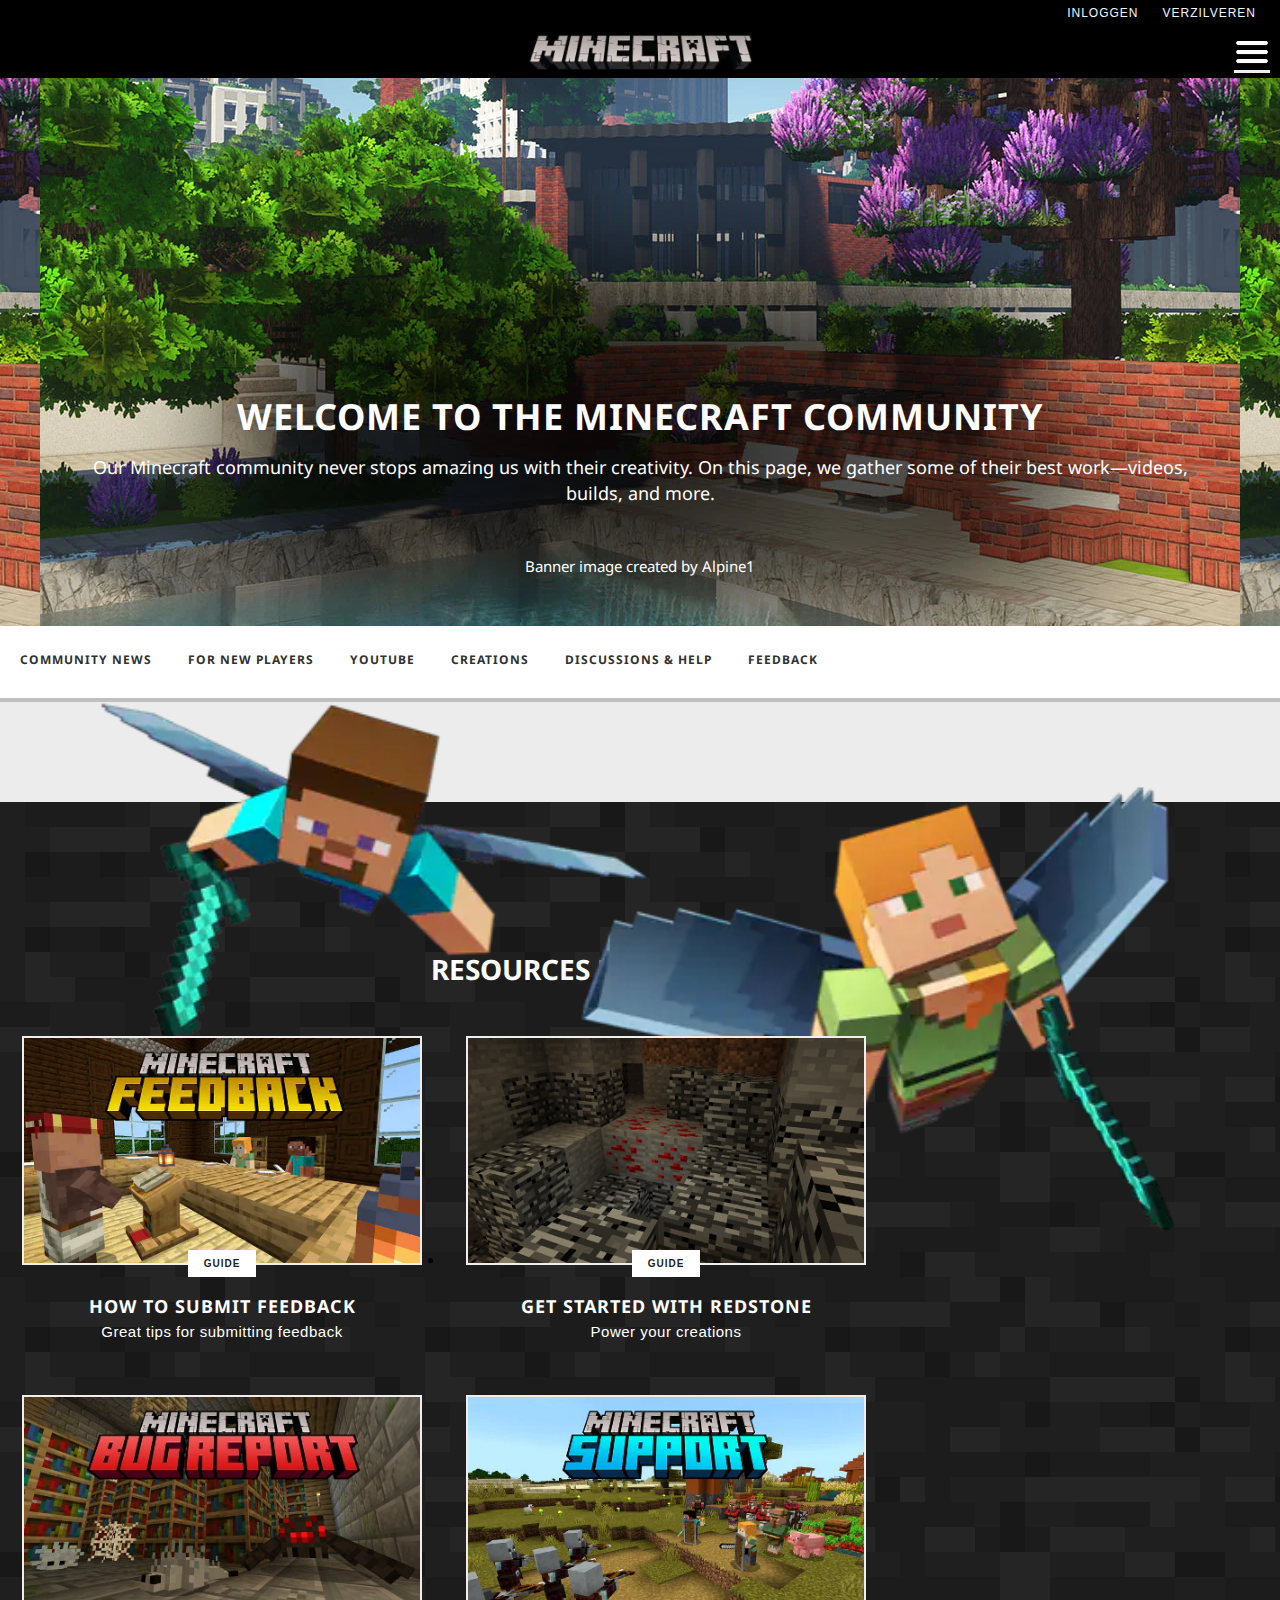
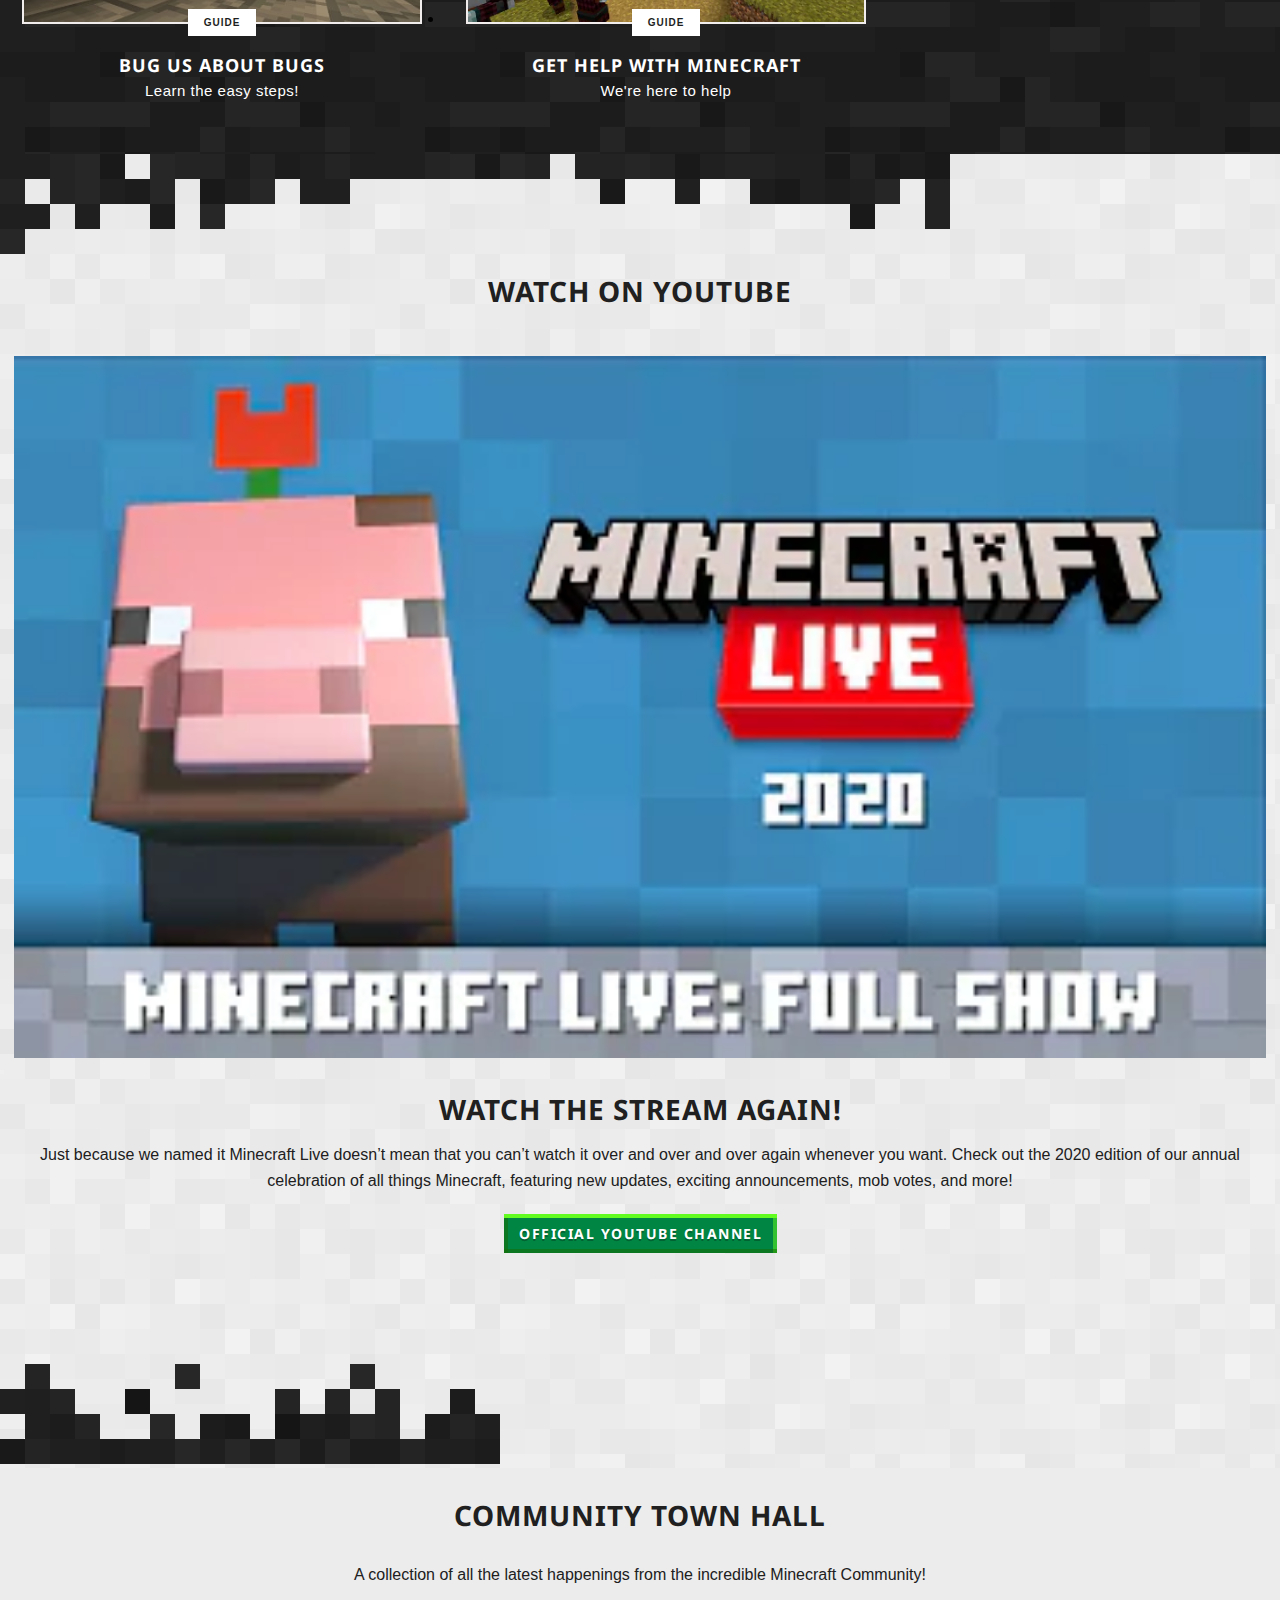
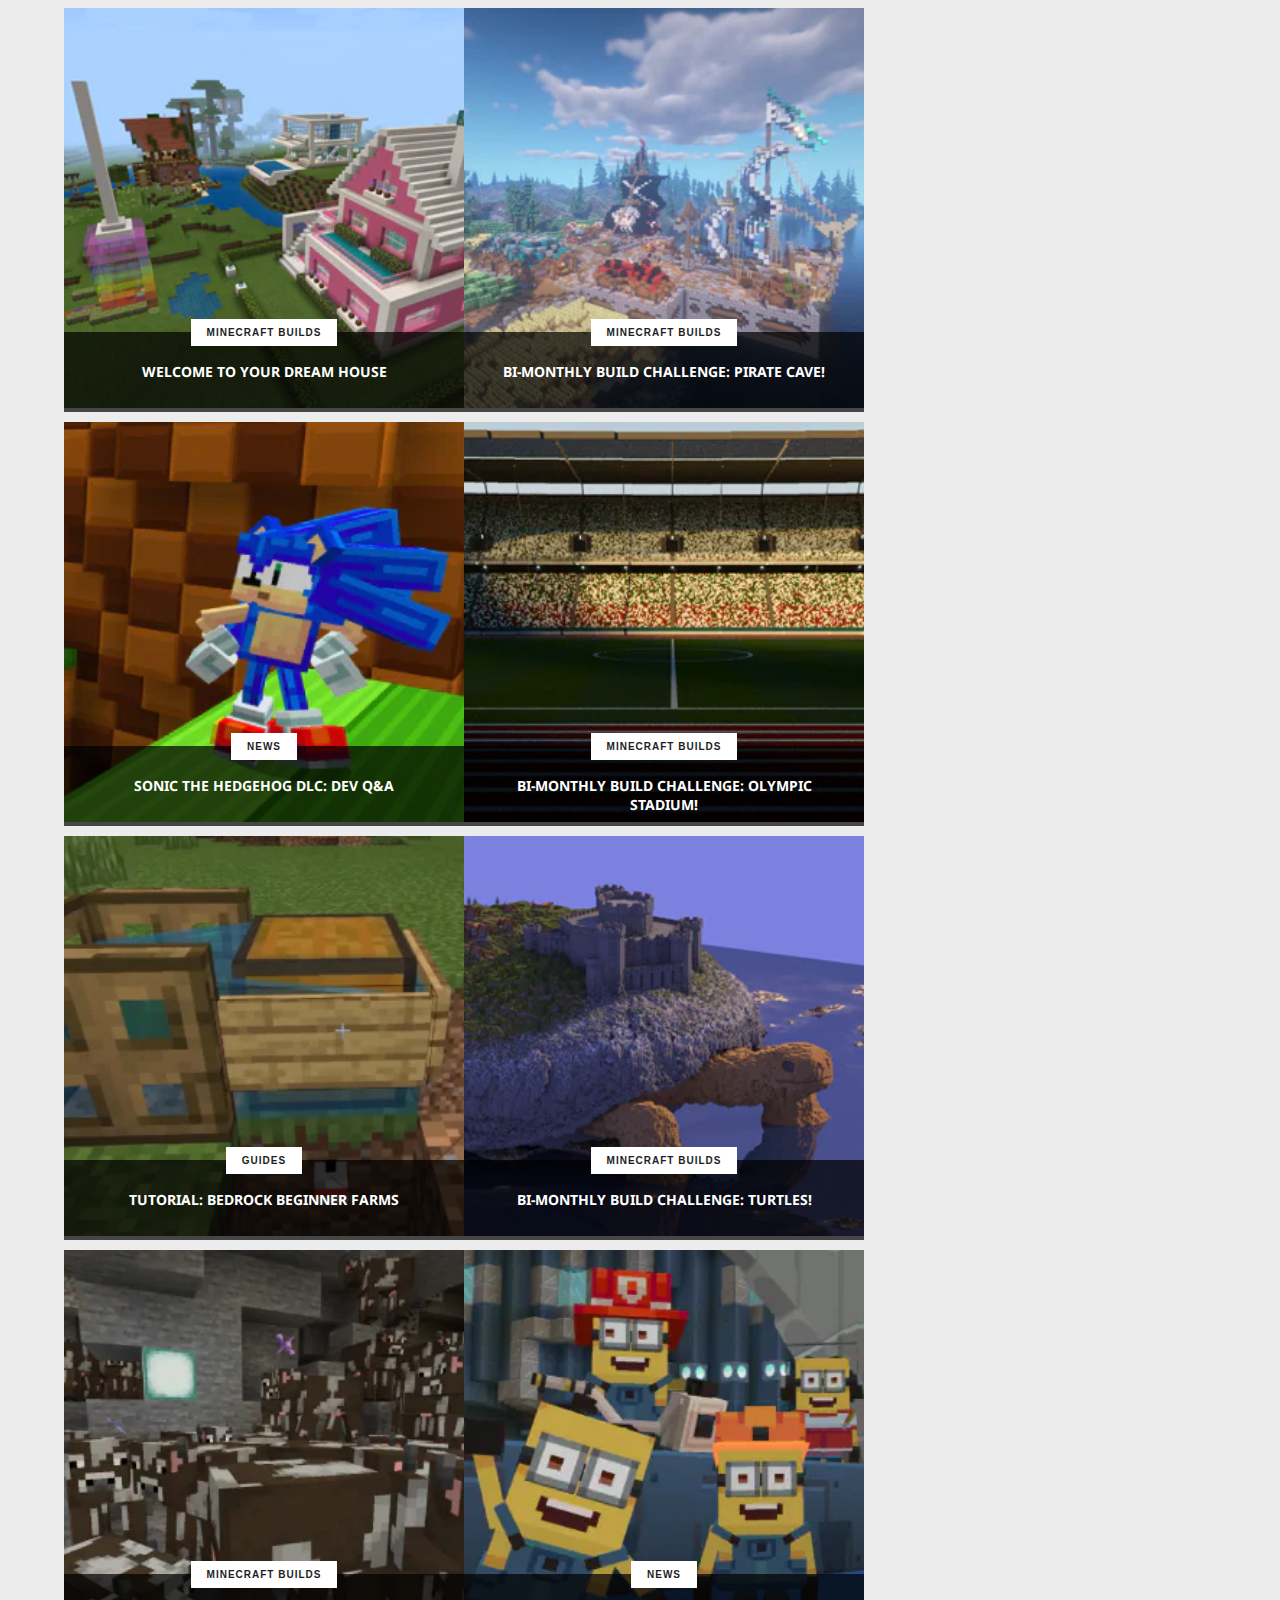
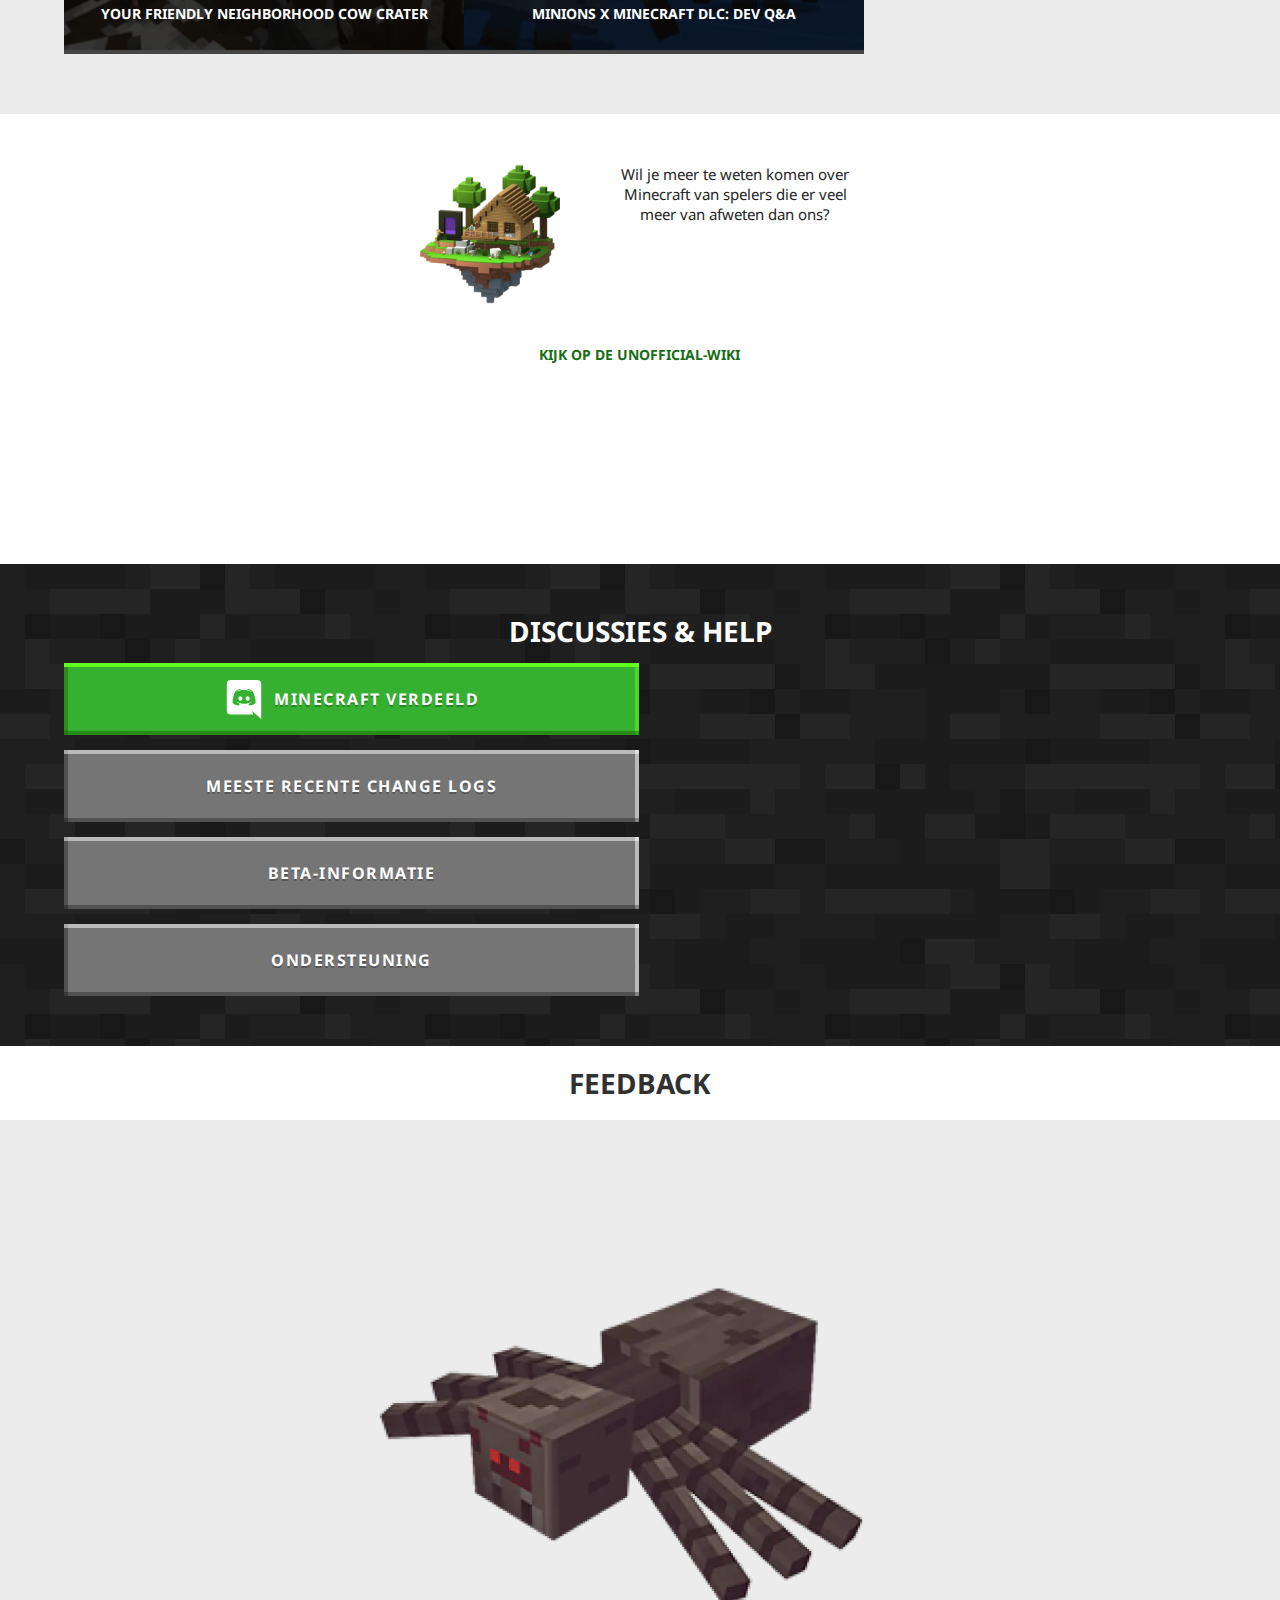
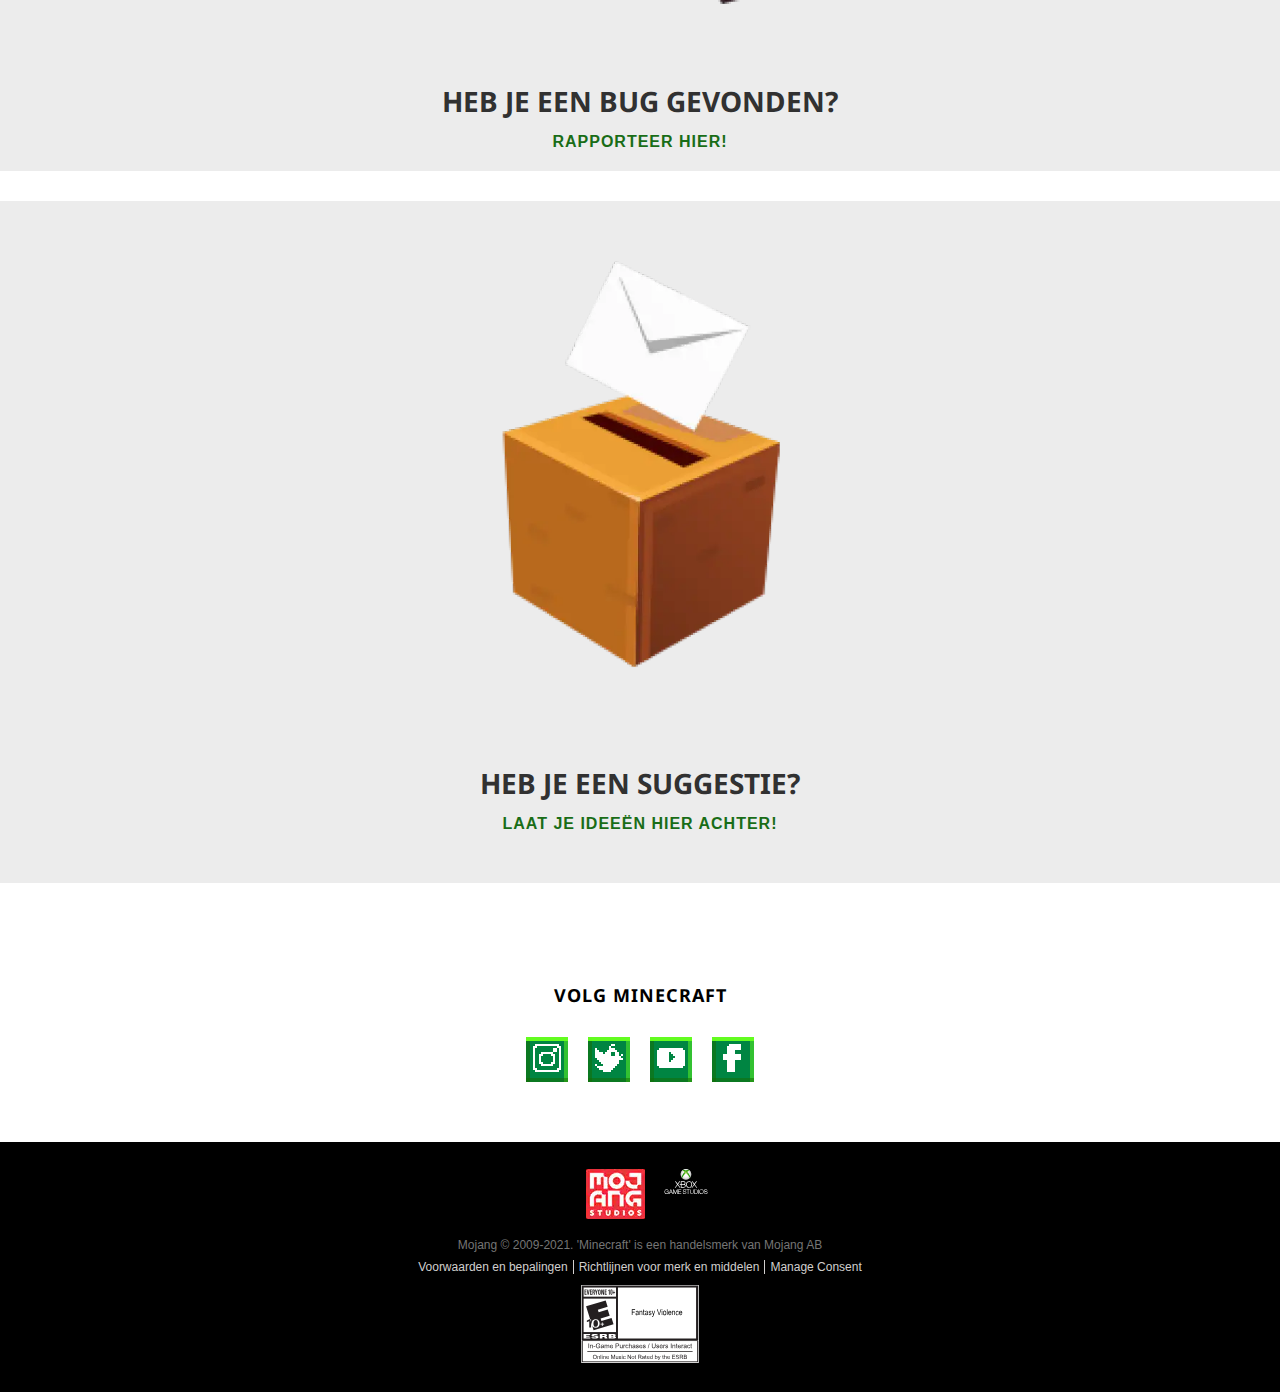
<file: index.html>
<!doctype html>
<html lang="nl">
	
<head>
	<meta charset="UTF-8">
	<meta name="author" content="Gilad Wrona">
	<meta name="viewport" content="width=device-width, initial-scale=1">
	
	<title>Community | Minecraft</title>
	
	<link href="styles/style.css" rel="stylesheet">
	<link rel="icon" type="image/png" href="images/favicon.png">
	<link rel="preconnect" href="https://fonts.googleapis.com">
	<link rel="preconnect" href="https://fonts.gstatic.com" crossorigin>
	<link href="https://fonts.googleapis.com/css2?family=Noto+Sans:wght@400;700&display=swap" rel="stylesheet">
</head>

<body id="community">
	<section>
		<ul>
			<li><a href="">INLOGGEN</a></li>
			<li><a href="">VERZILVEREN</a></li>
		</ul>
	</section>
	<section>
		<nav>
			<div></div>
			<img src="images/logo.jpg" alt="MINECRAFT">
			<button><img src="images/hamburgermenu.png" alt="hamburgermenu"></button>
			<ul>
				<li><a href="../basiswebsite/home.html"><img src="images/menu-buy.jpg" alt="dirtblock">Games</a></li>
				<li><a href=""><img src="images/menu-comm.svg" alt="Steve and Alex">Community</a></li>
				<li><a href=""><img src="images/menu-store.svg" alt="Chest">Merch</a></li>
				<li><a href=""><img src="images/menu-support.svg" alt="Iron golem">Support</a></li>
			</ul>
		</nav>
	</section>
	<header>
		<section>
			<article>
				<h1>Welcome to the minecraft community</h1>

				<p>Our Minecraft community never stops amazing us with their creativity. 
				On this page, we gather some of their best work—videos, builds, and more.</p>
			
				<p>Banner image created by Alpine1</p>
			</article>
		</section>
	</header>

	<main>
		<nav>
			<ul>
				<li><a href="">Community news</a></li>
				<li><a href="#ForNewPlayers">For new players</a></li>
				<li><a href="#Youtube">Youtube</a></li>
				<li><a href="#Creations">Creations</a></li>
				<li><a href="#DiscussionsAndHelp">Discussions & Help</a></li>
				<li><a href="#Feedback">Feedback</a></li>
			</ul>
		</nav>

		<div><img src="images/flyingheroes.jpg" alt="Steve en Alex vliegen"></div>

		<section id="ForNewPlayers">
			<h2>Resources for new players</h2>

			<ul>
				<li>
					<section>
						<img src="images/Feedback_NPA.jpg" alt="Feedback">
						<button>GUIDE</button>
					</section>
					<h3><a href="">How to submit feedback</a></h3>
					<p>Great tips for submitting feedback</p>
				</li>
				<li>
					
					<section>
						<img src="images/redstone1-npa.jpg" alt="redstone">
						<button>GUIDE</button>
					</section>
					<h3><a href="">Get started with redstone</a></h3>
					<p>Power your creations</p>
				</li>
				<li>
					<section>
						<img src="images/bugsite_NPA.jpg" alt="bugsite">
						<button>GUIDE</button>
					</section>
					<h3><a href="">Bug us about bugs</a></h3>
					<p>Learn the easy steps!</p>
				</li>
				<li>
					<section>
						<img src="images/Support_NPA.jpg" alt="support">
						<button>GUIDE</button>
					</section>
					<h3><a href="">Get help with minecraft</a></h3>
					<p>We're here to help</p>
				</li>
			</ul>
		</section>

		<section id="Youtube">
			<img src="images/trans-top-darkwool.png" alt="transition image">
			<h2>Watch on youtube</h2>
			<a href="https://www.youtube.com/watch?v=DWZIfsaIgtE"><img src="images/mc-life.jpg" alt="thumbnail mc-life"></a>
			<button></button>

			<h2>Watch the stream again!</h2>

			<p>Just because we named it Minecraft Live doesn’t mean that you 
				can’t watch it over and over and over again whenever you want. 
				Check out the 2020 edition of our annual celebration of all things 
				Minecraft, featuring new updates, exciting announcements, mob votes, 
				and more!</p>

			<button>OFFICIAL YOUTUBE CHANNEL</button>
			<img src="images/dark-wool-bottom-transition-transparent-bg.png" alt="transition image">
		</section>

		<section id="Creations">
			<h2>Community town hall</h2>

			<p>A collection of all the latest happenings from the incredible Minecraft Community!</p>

			<ul>
				<li>
					<img src="images/team-houses_277x277.jpg" alt="team-houses_277x277">
					<button class="mcbuilds">MINECRAFT BUILDS</button>
					<h3>Welcome to your dream house</h3>
				</li>
				<li>
					<img src="images/pirate-cave_277x277.jpg" alt="pirate-cave_277x277">
					<button class="mcbuilds">MINECRAFT BUILDS</button>
					<h3>Bi-monthly build challenge: Pirate cave!</h3>
				</li>
				<li>
					<img src="images/Sonic_Thumb_277x277.jpg" alt="Sonic_Thumb_277x277">
					<button class="news">NEWS</button>
					<h3>Sonic the hedgehog DLC: dev Q&A</h3>
				</li>
				<li>
					<img src="images/olympics_277x277.jpg" alt="olympics_277x277">
					<button class="mcbuilds">MINECRAFT BUILDS</button>
					<h3>Bi-monthly build challenge: Olympic stadium!</h3>
				</li>
				<li>
					<img src="images/BeginnerFarms_Thumb.jpg" alt="BeginnerFarms_Thumb">
					<button class="guides">GUIDES</button>
					<h3>Tutorial: bedrock beginner farms</h3>
				</li>
				<li>
					<img src="images/turtles_277x277.jpg" alt="turtles_277x277">
					<button class="mcbuilds">MINECRAFT BUILDS</button>
					<h3>Bi-monthly build challenge: Turtles!</h3>
				</li>
				<li>
					<img src="images/Thumbnail_277x277.jpg" alt="cows">
					<button class="mcbuilds">MINECRAFT BUILDS</button>
					<h3>Your friendly neighborhood cow crater</h3>
				</li>
				<li>
					<img src="images/NewThumb_277x277.jpg" alt="Minions">
					<button class="news">NEWS</button>
					<h3>Minions x minecraft DLC: dev Q&A</h3>
				</li>
				
			</ul>
		</section>

		<section>
			<img src="images/house-island.jpg" alt="house-island">
			<p>Wil je meer te weten komen over Minecraft van spelers die er veel meer
				van afweten dan ons?
			</p>

			<a href="">Kijk op de unofficial-wiki</a>
		</section>
		

		<section id="DiscussionsAndHelp">
			<h2>Discussies & Help</h2>

			<button><img src="images/pixel-cta-discord.svg" alt="discord">Minecraft verdeeld</button>
			<button>Meeste recente change logs</button>
			<button>Beta-informatie</button>
			<button>Ondersteuning</button>
		</section>

		<section id="Feedback">
			<h2>FEEDBACK</h2>
			<ul>
				<li>
					<img src="images/spider.jpg" alt="spider">
					<h2>Heb je een bug gevonden?</h2>
					<a href="">RAPPORTEER HIER!</a>
				</li>
				<li>
					<img src="images/mailbox.jpg" alt="mailbox">
					<h2>Heb je een suggestie?</h2>
					<a href="">LAAT JE IDEEËN HIER ACHTER!</a>
				</li>
			</ul>
		</section>

		<section>
			<h4>VOLG MINECRAFT</h4>
			<ul>
				<li><button><img src="images/pixel-instagram.svg" alt="instagram"></button></li>
				<li><button><img src="images/pixel-twitter.svg" alt="twitter"></button></li>
				<li><button><img src="images/pixel-youtube.svg" alt="youtube"></button></li>
				<li><button><img src="images/pixel-facebook.svg" alt="facebook"></button></li>
			</ul>
		</section>
	</main>

	<footer>
		<section>
			<ul>
				<li><img src="images/Mojang-Studios-Logo-Redbox.jpg" alt="mojang logo"></li>
				<li><img src="images/xboxgamestudio.svg" alt="xbox logo"></li>
			</ul>
			
			<section>
				<p><a href="">Mojang</a> © 2009-2021. 'Minecraft' is een handelsmerk van Mojang AB</p>
				<ul>
					<li><a href="">Voorwaarden en bepalingen</a></li>
					<li><a href="">Richtlijnen voor merk en middelen</a></li>
					<li><a href="">Manage Consent</a></li>
				</ul>
			</section>
			
			<img src="images/esrb_2021.svg" alt="ESRB">
		</section>
	</footer>

	<script src="scripts/script.js"></script>
</body>
	
</html>
</file>
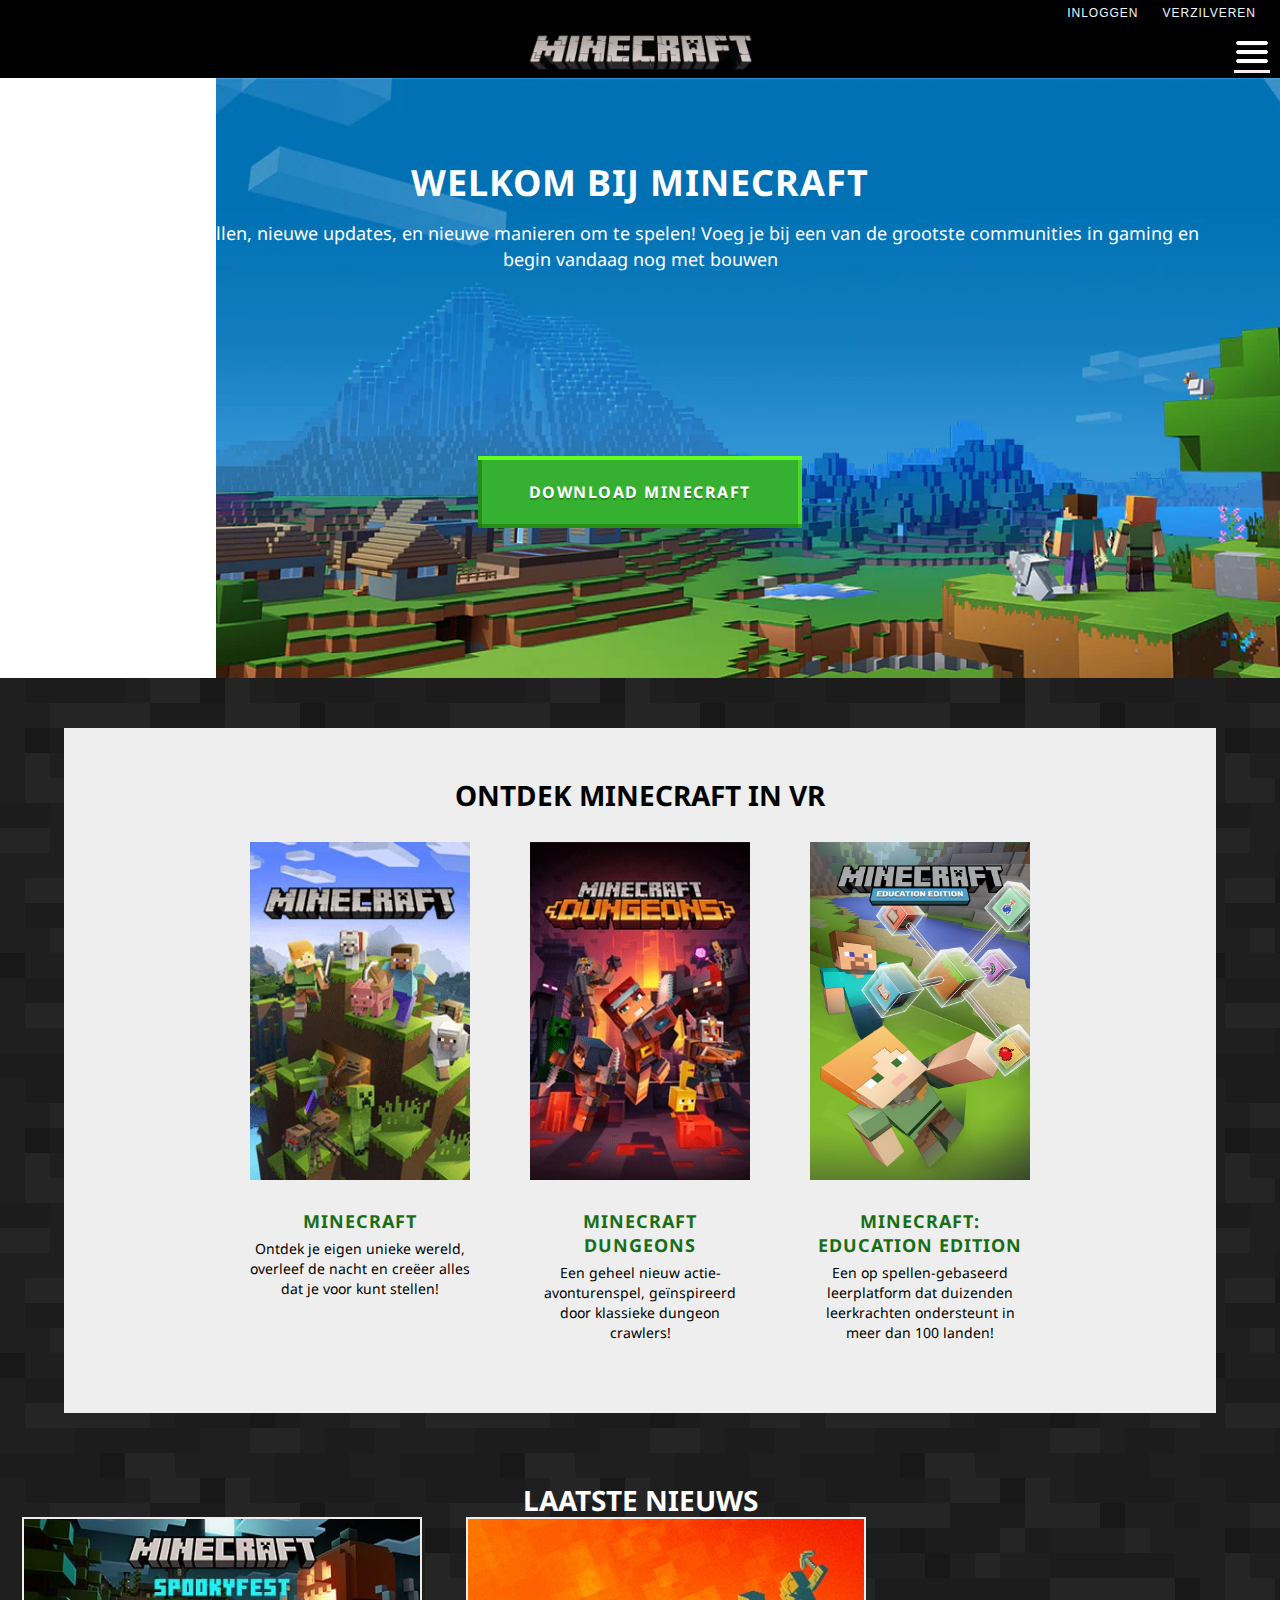
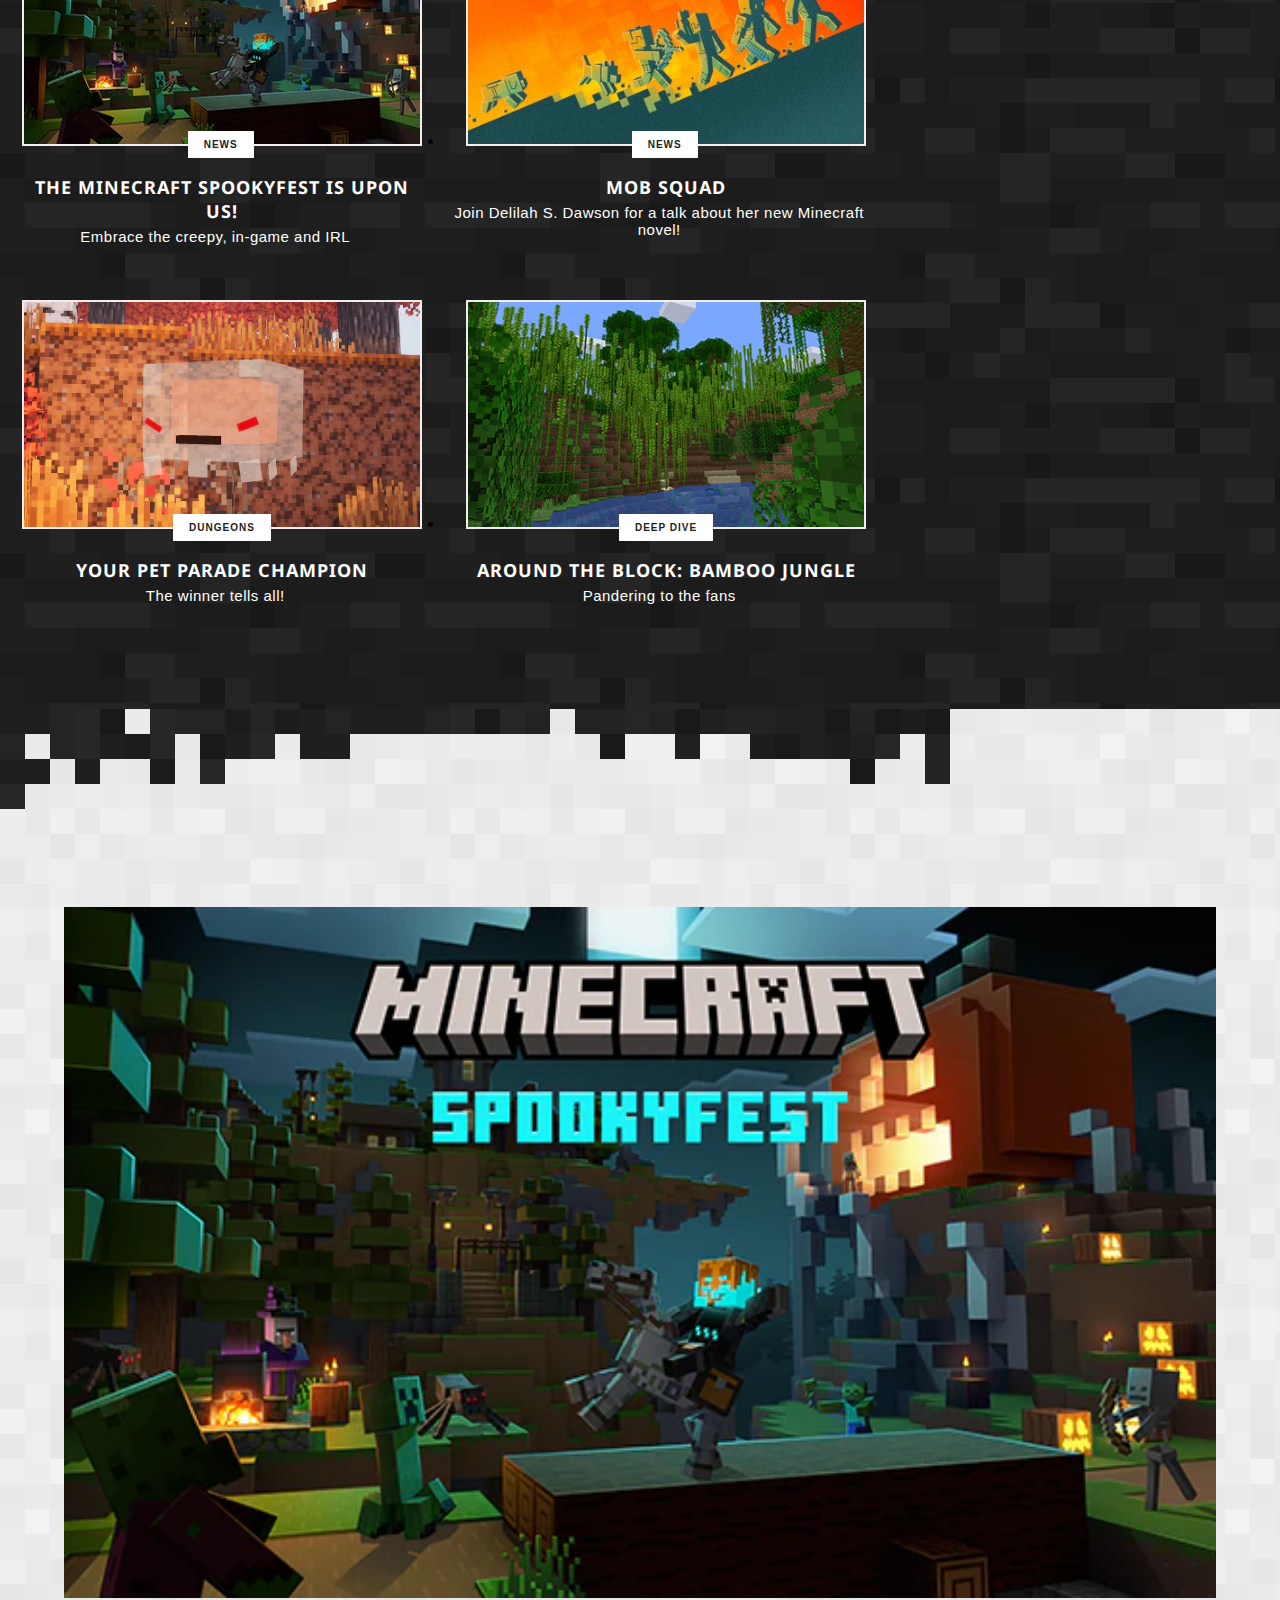
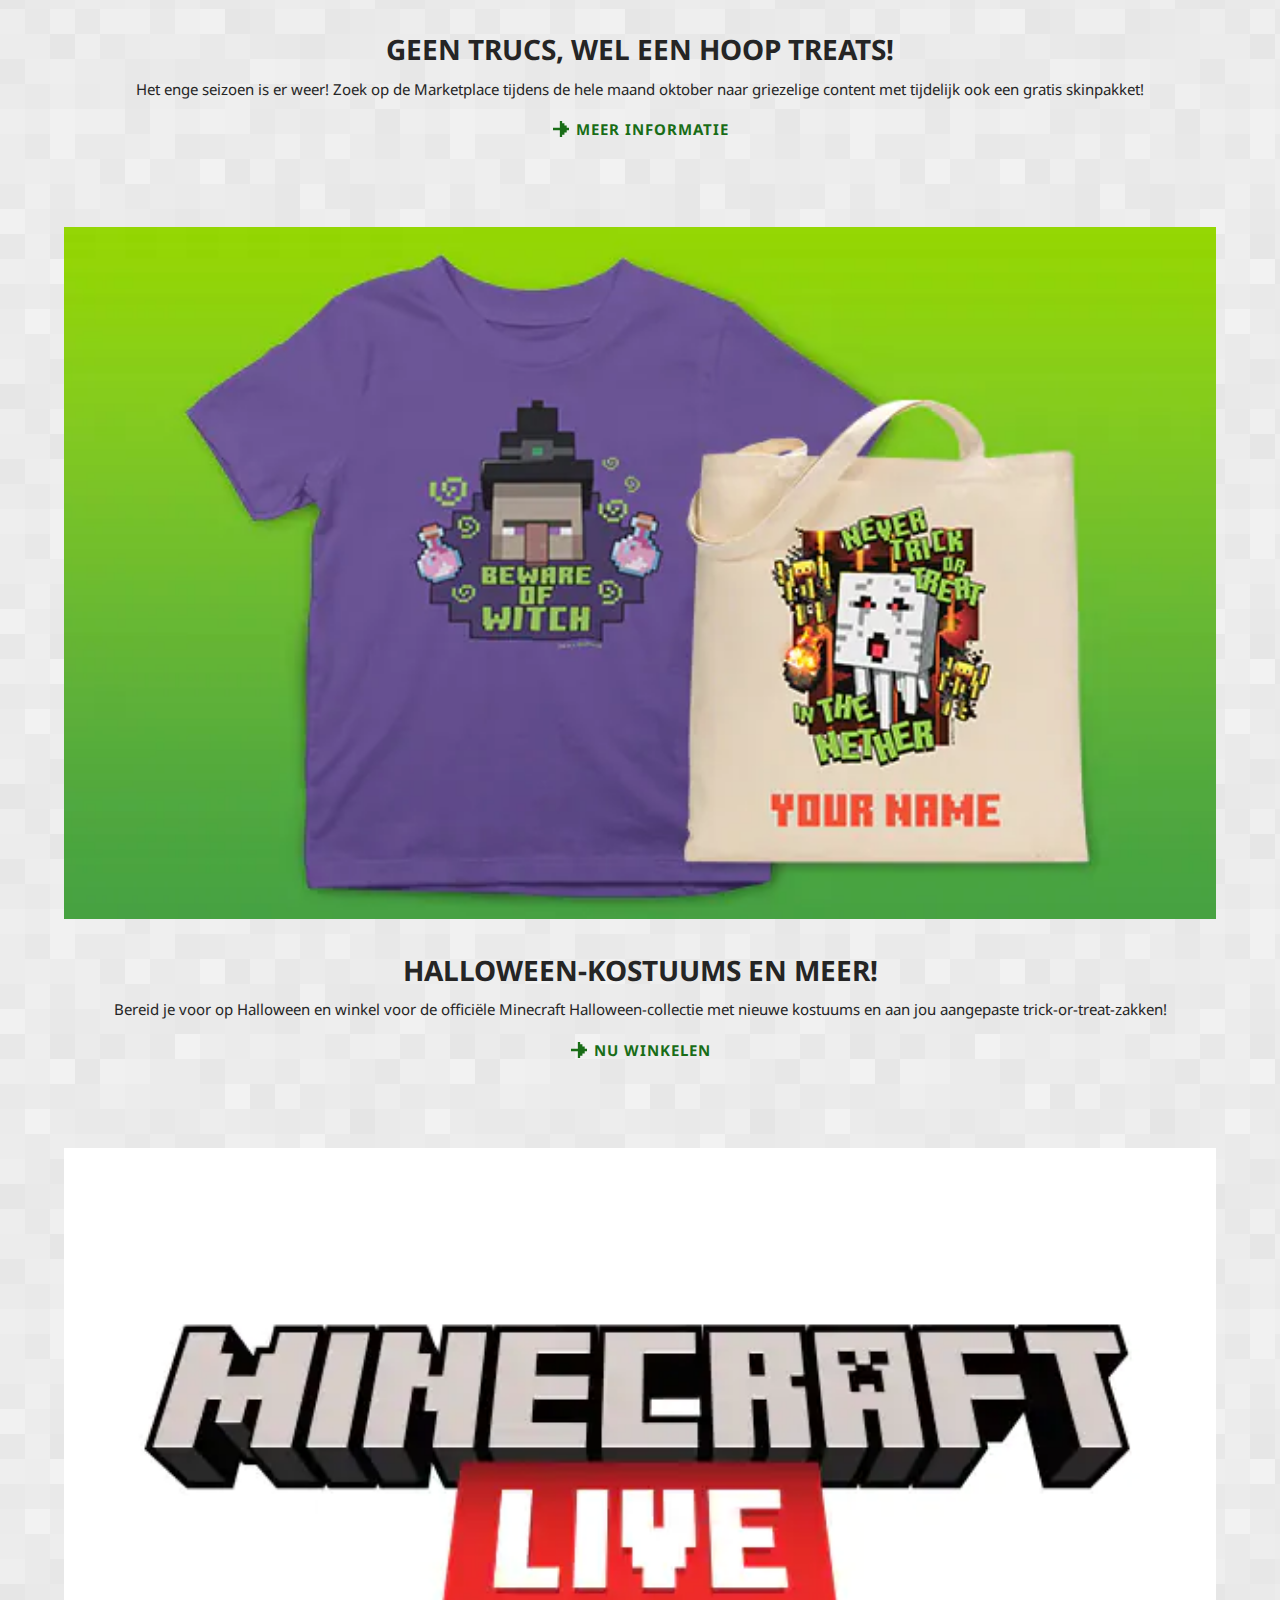
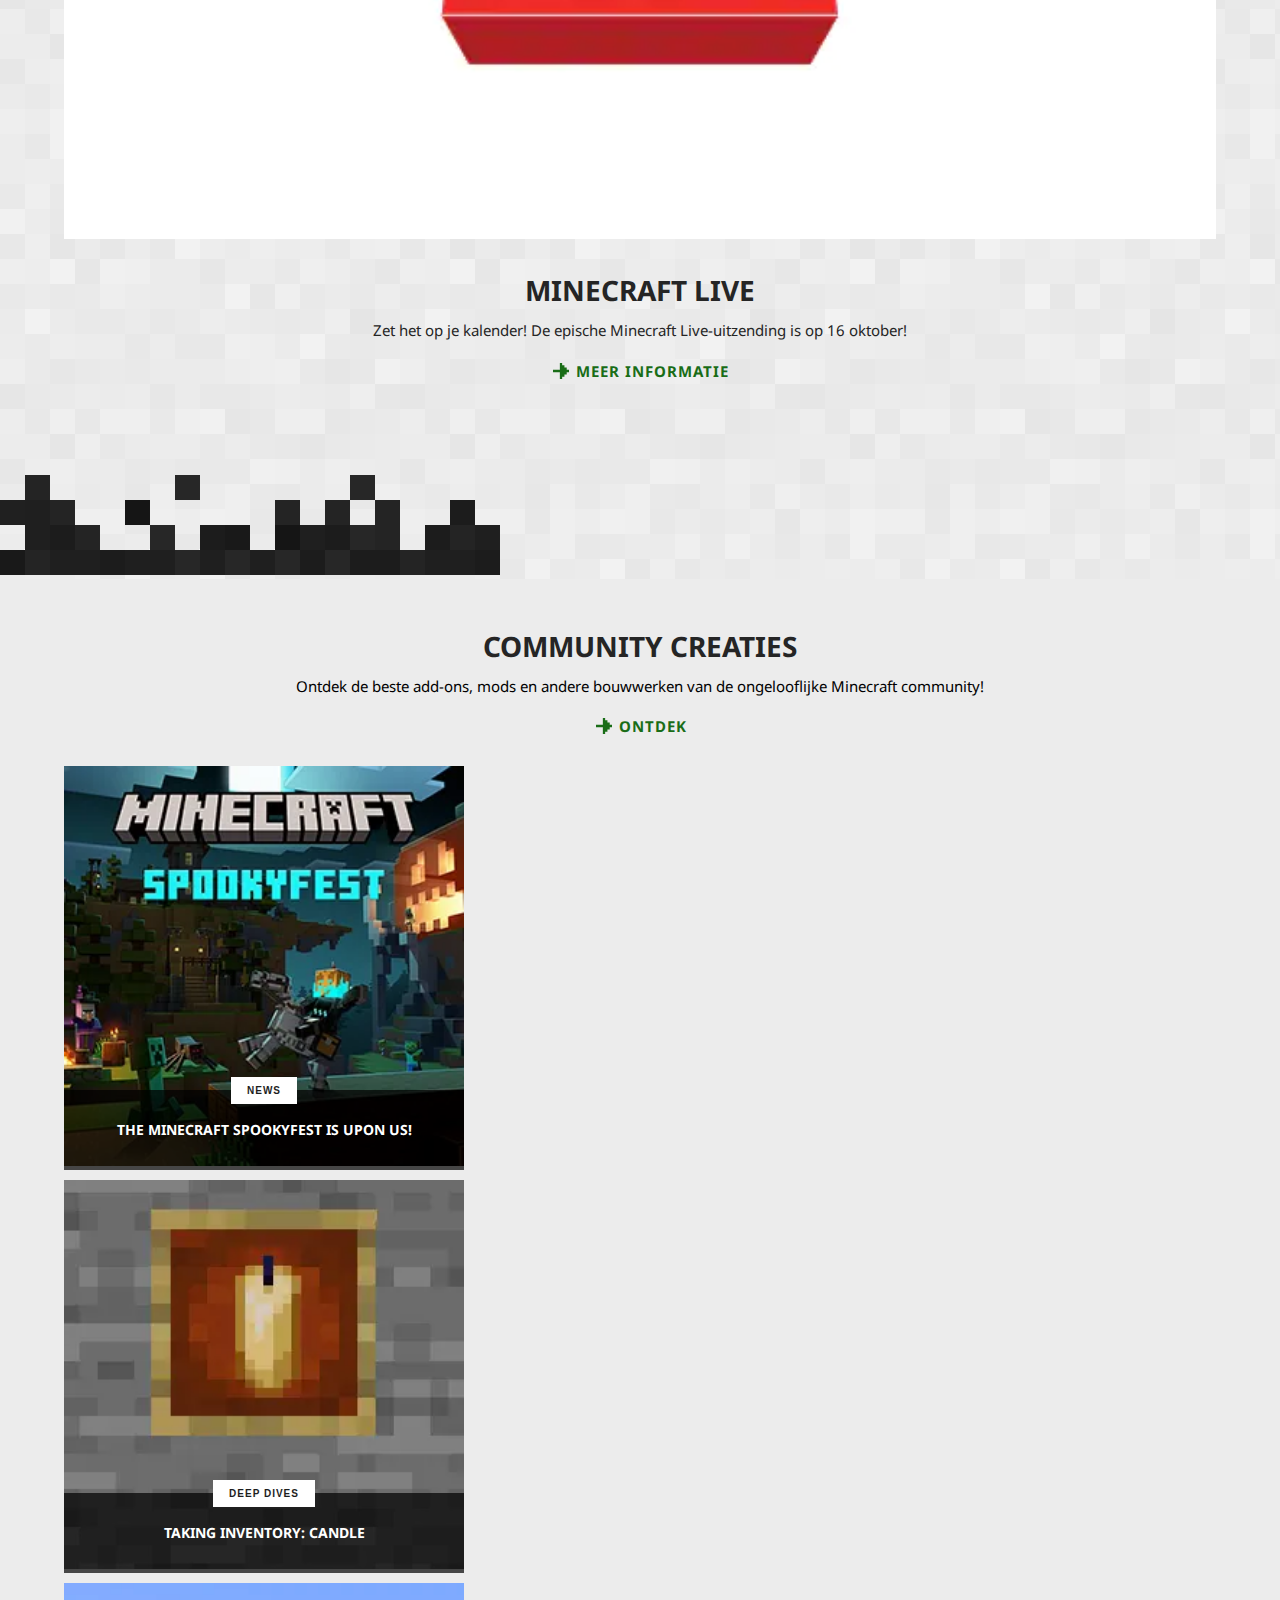
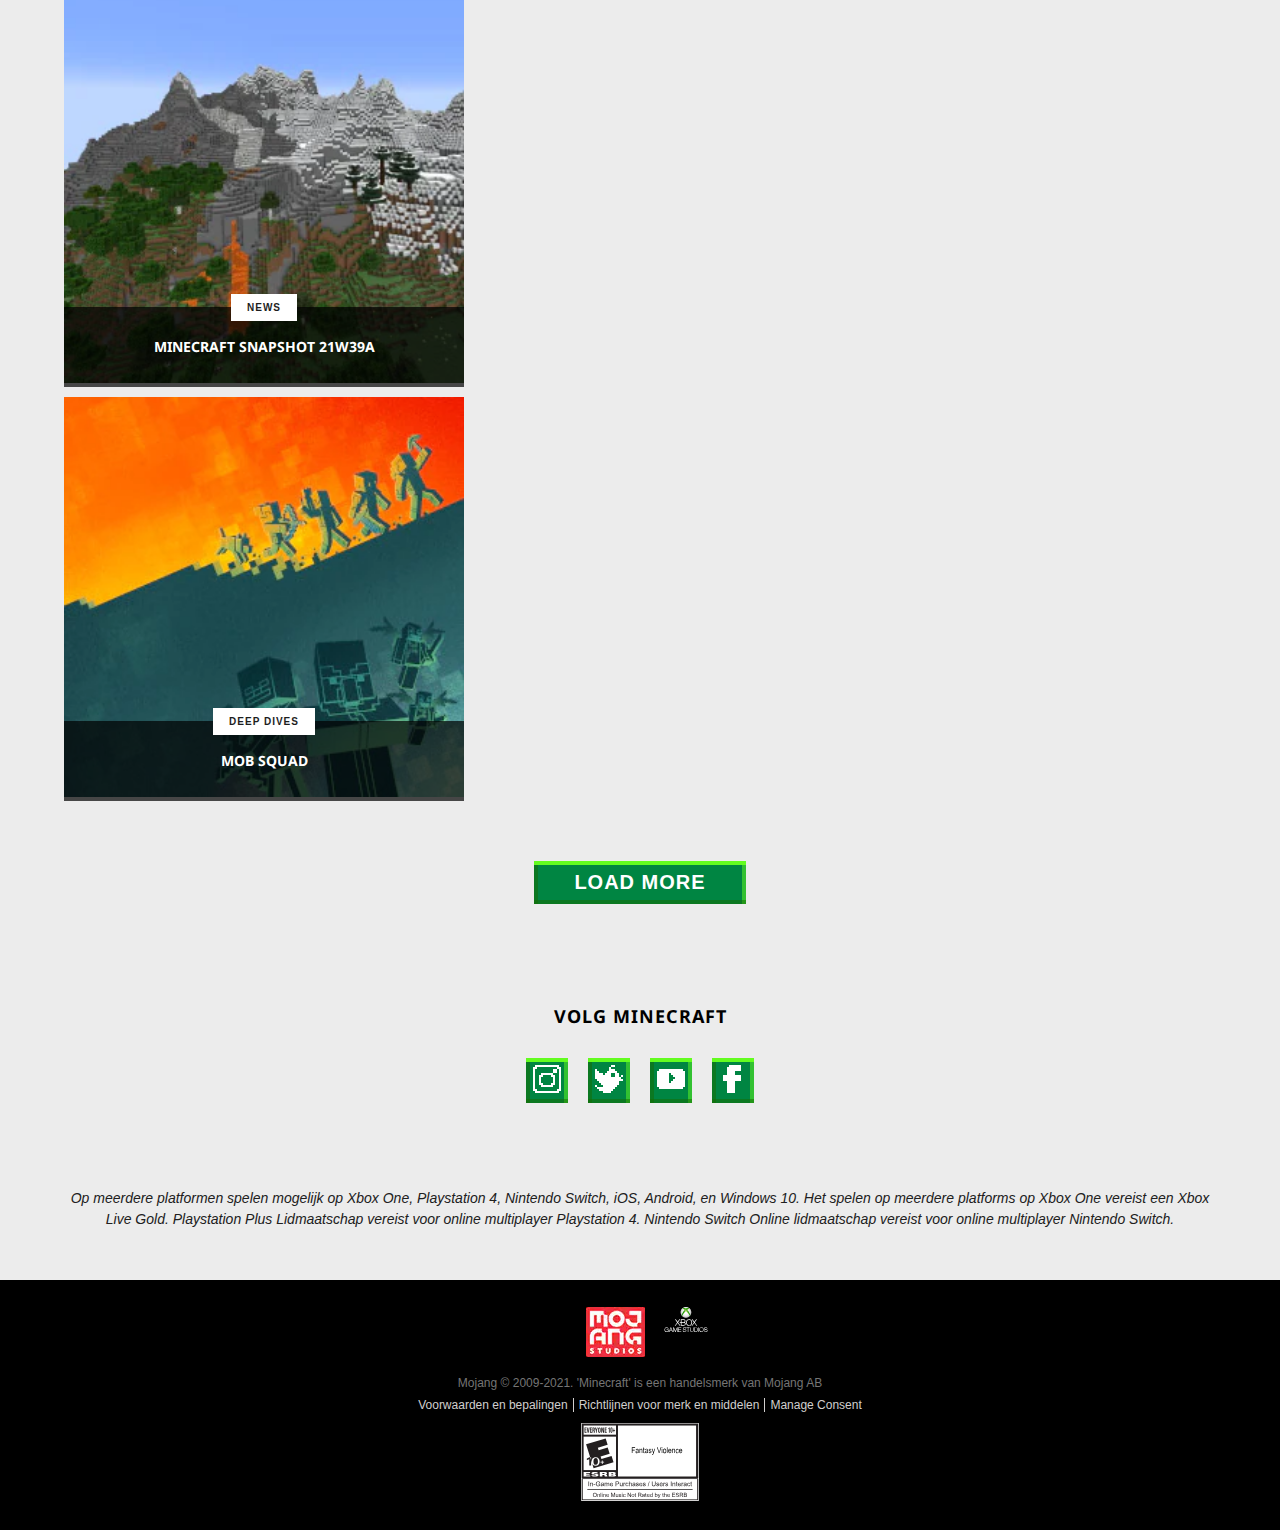
<file: home.html>
<!doctype html>
<html lang="nl">
	
	<head>
		<meta charset="UTF-8">
		<meta name="author" content="Gilad Wrona">
		<meta name="viewport" content="width=device-width, initial-scale=1">
		
		<title>Officiële site | Minecraft</title>
		
		<link href="styles/style.css" rel="stylesheet">
		<link rel="icon" type="image/png" href="images/favicon.png">
		<link rel="preconnect" href="https://fonts.googleapis.com">
		<link rel="preconnect" href="https://fonts.gstatic.com" crossorigin>
		<link href="https://fonts.googleapis.com/css2?family=Noto+Sans:wght@400;700&display=swap" rel="stylesheet">

<body id="home">
	<section>
		<ul>
			<li><a href="">INLOGGEN</a></li>
			<li><a href="">VERZILVEREN</a></li>
		</ul>
	</section>
	<section>
		<nav>
			<div></div>
			<img src="images/logo.jpg" alt="MINECRAFT">
			<button><img src="images/hamburgermenu.png" alt=""></button>
			<ul>
				<li><a href="../basiswebsite/home.html"><img src="images/menu-buy.jpg" alt="dirtblock">Games</a></li>
				<li><a href="../basiswebsite/index.html"><img src="images/menu-comm.svg" alt="Steve and Alex">Community</a></li>
				<li><a href=""><img src="images/menu-store.svg" alt="chest">Merch</a></li>
				<li><a href=""><img src="images/menu-support.svg" alt="iron golem">Support</a></li>
			</ul>
		</nav>
	</section>
	
	<header>
		<section>
			<article>
				<h1>Welkom bij minecraft</h1>
	
				<p>Met nieuwe spellen, nieuwe updates, en nieuwe manieren om te spelen! Voeg je bij een van de grootste communities in gaming en begin vandaag nog met bouwen</p>
			</article>
			<button>Download minecraft</button>
		</section>
	</header> 

	<main>
		<section>
			<h2>Ontdek minecraft in VR</h2>
			<ul>
				<li>
					<a href=""><img src="images/Games_Subnav_Minecraft-228x350.jpg" alt="Minecraft cover"></a>
					<h3><a href="">Minecraft</a></h3>
					<p>Ontdek je eigen unieke wereld, overleef de nacht en creëer alles dat je voor kunt stellen!</p>
				</li>
				<li>
					<a href=""><img src="images/Games_Subnav_Dungeona-228x350.jfif" alt="Minecraft Dungeons cover"></a>
					<h3><a href="">Minecraft Dungeons</a></h3>
					<p>Een geheel nieuw actie-avonturenspel, geïnspireerd door klassieke dungeon crawlers!</p>
				</li>
				<li>
					<a href=""><img src="images/MC_Education_KeyArt_650x1000-final.jpg" alt="Minecraft: Education Edition cover"></a>
					<h3><a href="">Minecraft: Education edition</a></h3>
					<p>Een op spellen-gebaseerd leerplatform dat duizenden leerkrachten ondersteunt in meer dan 100 landen!</p>
				</li>
			</ul>
		</section>

		<section>
			<h2>Laatste nieuws</h2>
			<ul>
				<li>
					<section>
						<img src="images/Minecraft_Spookyfest_.net_440x250.jpg" alt="Spookyfest">
						<button>NEWS</button>
					</section>
					<h3><a href="">The Minecraft spookyfest is upon us!</a></h3>
					<p>Embrace the creepy, in-game and IRL</p>
				</li>
				<li>
					<section>
						<img src="images/MobSquad_carousel.jpg" alt="Mobsquad">
						<button>NEWS</button>
					</section>
					<h3><a href="">Mob squad</a></h3>
					<p>Join Delilah S. Dawson for a talk about her new Minecraft novel!</p>
				</li>
				<li>
					<section>
						<img src="images/babyghast_carousel.jpg" alt="babyghast">
						<button>DUNGEONS</button>
					</section>
					<h3><a href="">Your pet parade champion</a></h3>
					<p>The winner tells all!</p>
				</li>
				<li>
					<section>
						<img src="images/bamboo-car.jpg" alt="bamboo">
						<button>DEEP DIVE</button>
					</section>
					<h3><a href="">Around the block: Bamboo jungle</a></h3>
					<p>Pandering to the fans</p>
				</li>
			</ul>
		</section>

		<section>
			<img src="images/trans-top-darkwool.png" alt="transition wool">
			<ul>
				<li>
					<img src="images/Minecraft_Spookyfest_.net_600x360.jpg" alt="spookyfest">
					<h2>Geen trucs, wel een hoop treats!</h2>
					<p>Het enge seizoen is er weer! Zoek op de Marketplace tijdens de hele maand oktober naar griezelige content met tijdelijk ook een gratis skinpakket!</p>
					<a href=""><img src="images/link-arrow.svg" alt="">Meer informatie</a>
				</li>
				<li>
					<img src="images/Minecraft-DotNet_Halloween2021-Tile-600x360.jpg" alt="Halloween kostuum">
					<h2>Halloween-kostuums en meer!</h2>
					<p>Bereid je voor op Halloween en winkel voor de officiële Minecraft Halloween-collectie met nieuwe kostuums en aan jou aangepaste trick-or-treat-zakken!</p>
					<a href=""><img src="images/link-arrow.svg" alt="">Nu winkelen</a>
				</li>
				<li>
					<img src="images/MC-Live_HP-Promo_White_600x360.jpg" alt="MC live">
					<h2>Minecraft live</h2>
					<p>Zet het op je kalender! De epische Minecraft Live-uitzending is op 16 oktober!</p>
					<a href=""><img src="images/link-arrow.svg" alt="">Meer informatie</a>
				</li>
			</ul>
			<img src="images/dark-wool-bottom-transition-transparent-bg.png" alt="transition wool">
		</section>

		<section>
			<h2>Community creaties</h2>
			<p>Ontdek de beste add-ons, mods en andere bouwwerken van de ongelooflijke Minecraft community!</p>
			<a href=""><img src="images/link-arrow.svg" alt="">Ontdek</a>
			<ul class="items">
				<li>
					<img src="images/Minecraft_Spookyfest_.net_277x277.jpg" alt="spookyfest">
					<button class="news">NEWS</button>
					<h3>The minecraft spookyfest is upon us!</h3>
				</li>
				<li>
					<img src="images/candle-1x1.jpg" alt="candle">
					<button class="deepDives">DEEP DIVES</button>
					<h3>Taking inventory: candle</h3>
				</li>
				<li>
					<img src="images/snapshot-21w39a-1x1.jpg" alt="snapshot 21w39a">
					<button class="news">NEWS</button>
					<h3>Minecraft snapshot 21w39a</h3>
				</li>
				<li>
					<img src="images/MobSquad_tile.jpg" alt="mobsquad">
					<button class="deepDives">DEEP DIVES</button>
					<h3>Mob squad</h3>
				</li>
				<span class="moreItems">
				<li>
					<img src="images/snapshot-21w38a-1x1.jpg" alt="snapshot 21w38a">
					<button class="news">NEWS</button>
					<h3>The minecraft spookyfest is upon us!</h3>
				</li>
				<li>
					<img src="images/bamboo-1x1(2).jpg" alt="bamboo">
					<button class="deepDives">DEEP DIVES</button>
					<h3>Around the block: Bamboo jungle</h3>
				</li>
				<li>
					<img src="images/bedrock-beta17U4-2-1x1.jpg" alt="bedrock-beta17U4">
					<button class="news">NEWS</button>
					<h3>Minecraft beta 1.17.40.21</h3>
				</li>
				<li>
					<img src="images/SeasideStory_.net_277x277.jpg" alt="seaside story">
					<button class="deepDives">DEEP DIVES</button>
					<h3>Play a map made for mobile</h3>
				</li>
				</span>
			</ul>
			<button>LOAD MORE</button>
		</section>
		
		<section>
			<h4>VOLG MINECRAFT</h4>
			<ul>
				<li><button><img src="images/pixel-instagram.svg" alt="instagram"></button></li>
				<li><button><img src="images/pixel-twitter.svg" alt="twitter"></button></li>
				<li><button><img src="images/pixel-youtube.svg" alt="youtube"></button></li>
				<li><button><img src="images/pixel-facebook.svg" alt="facebook"></button></li>
			</ul>

			<p>Op meerdere platformen spelen mogelijk op Xbox One, Playstation 4, Nintendo Switch, iOS, 
				Android, en Windows 10. Het spelen op meerdere platforms op Xbox One vereist een Xbox 
				Live Gold. Playstation Plus Lidmaatschap vereist voor online multiplayer Playstation 4. 
				Nintendo Switch Online lidmaatschap vereist voor online multiplayer Nintendo Switch.</p>
		</section>
	</main>

	<footer>
		<section>
			<ul>
				<li><img src="images/Mojang-Studios-Logo-Redbox.jpg" alt="mojang logo"></li>
				<li><img src="images/xboxgamestudio.svg" alt="x-box logo"></li>
			</ul>
			
			<section>
				<p><a href="">Mojang</a> © 2009-2021. 'Minecraft' is een handelsmerk van Mojang AB</p>
				<ul>
					<li><a href="">Voorwaarden en bepalingen</a></li>
					<li><a href="">Richtlijnen voor merk en middelen</a></li>
					<li><a href="">Manage Consent</a></li>
				</ul>
			</section>
			
			<img src="images/esrb_2021.svg" alt="ESRB">
		</section>
	</footer>

	<script src="scripts/script.js"></script>
</body>

</html>
</file>
<file: styles/style.css>
/* CSS Document */
*, *::after, *::before {
  box-sizing:border-box;  
  margin: 0;
  padding: 0;
}

html {
  scroll-behavior: smooth;
}

body {
  font-family: Helvetica;
  position: relative;
}

#home main{
  background-image: url(../images/bg-wool-dark.png);
}

header {
  z-index: 10;
}

body > section:nth-of-type(2){
  position: sticky;
  top: 0;
  z-index: 15;
}

body > section > ul{
  display: flex;
  list-style-type: none;
  justify-content: flex-end;
  background-color: black;
  font-size: 12px;
  padding-bottom: 0.5em;
  padding-top: 0.5em;
}

body > section ul a{
  color: aliceblue;
  text-decoration: none;
  line-height: 1;
  letter-spacing: 1px;
  margin-right: 2em;
}

body > section nav{
  color: aliceblue;
  position: absolute;
  z-index: 15;
  height: 52px;
  width: 100%;
  background-color: black;
}

body > section nav > img:nth-of-type(1){
  width: 225px;
  height: 36.25px;
  background-color: black;
  position: absolute;
  left: calc(50% - 225px / 2);
  top: calc(50% - 36.25px / 2);
  z-index: 2;
}

body > section nav div{
  height: 52px;
  width: 100%;
  background-color: black;
  position: absolute;
  z-index: 1;
}

body > section nav button{
  position: absolute;
  right: 0;
  top: calc(50% - 36.25px / 2);
  right: 10px;
  border: none;
  z-index: 2;
}

body > section nav button img{
  height: 36.25px;
  background-color: black;
}

body > section nav ul{
  background-color: rgb(54, 54, 54);
  background-image: url(../images/bg-wool-dark.png);
  position: fixed;
  top: 26px;
  left: 0;
  right: 10%;
  bottom: 0;
  transform:translateX(-100%);
  transition: 500ms;
  list-style-type: none;
  padding-top: 51.5px;
  z-index: 0;
}

ul.MenuUit{
  transform: translateX(0);
}

body > section nav ul li{
  padding: 9px 32px 9px 17px;
  font-size: 16px;
  border-bottom: 1px solid;
  border-bottom-color: rgba(0,0,0,.5);
  border-right: solid 0;
  font-weight: 700;
  text-align: left;
  height: 65px;
  line-height: 25px;
  text-transform: uppercase;
}

body > section nav ul li a{
  display: flex;
  align-items: center;
}

#community header section:nth-of-type(1){
  background-image: url(../images/MC-Community_Hero_Alpine-1_1200x600.jpg);
  justify-content: center;
  text-align: center;
  height: 600px;
  background-position: center;
  position: relative;
}

#home header section:nth-of-type(1){
  background-image: url(../images/home-hero-1200x600.jpg);
  justify-content: center;
  text-align: center;
  height: 600px;
  background-position: right -216px top;
  position: relative;
  background-size: cover;
  background-repeat: no-repeat;
  margin-top: 52px;
}

header section article{
  margin-left: 5%;
  margin-right: 5%;
  position: absolute;
}

#community header section article{
  bottom: 0;
}

#home header section article{
  top: 80px;
  text-align: center;
}

header section button{
  text-shadow: 0 2px 0 rgb(0 0 0 / 25%);
  color: white;
  font-family: 'Noto Sans' , sans-serif;
  font-weight: 700;
  letter-spacing: 1.5px;
  font-size: 16px;
  text-transform: uppercase;
  border: none;
  height: 72px;
  width: 90%;
  margin-top: 15px;
  max-width: 324.64px;
  background-color: #36b030;
  box-shadow: 0 -4px rgb(21 108 0 / 50%) inset, 0 4px rgb(100 253 31 / 99%) inset, -4px 0 rgb(100 253 31 / 50%) inset, 4px 0 rgb(21 108 0 / 50%) inset;
  position: absolute;
  bottom: 150px;
  left: calc(50% - 324.64px / 2);
  transition: 250ms;
}

header section button:hover{
  background-color: #313131;
  box-shadow: 0 -4px rgb(0 0 0 / 50%) inset, 0 4px rgb(255 255 255 / 20%) inset, -4px 0 rgb(255 255 255 / 20%) inset, 4px 0 rgb(0 0 0 / 50%) inset;
}

h1{
  font-size: 36px;
  color:rgb(255, 255, 255);
  font-family: 'Noto Sans', sans-serif;
  font-weight: 700;
  text-transform: uppercase;
  letter-spacing: 1px;
  margin-bottom: 13px;
}

header section article p{
  color: rgb(255, 255, 255);
  font-family: 'Noto Sans' , sans-serif;
}

header section article p:first-of-type{
  font-size: 18px;
  line-height: 26px;
  margin-bottom: 50px;
}

header section article p:nth-of-type(2){
  font-size: 15px;
  line-height: 20px;
  margin-bottom: 50px;
}


/* Begin van de main */


main{
  position: relative;
  background-color: #ececec;
}

main nav{
  position: sticky;
  top: 52px;
  height: 76px;
  background-color: rgb(255, 255, 255);
  border-bottom: 4px solid rgba(0,0,0,.25);
  z-index: 10;
}

main nav ul{
  display: flex;
  list-style-type: none;
  overflow-x: auto;
  padding: 24px 12px;
  margin: 0 auto;
  text-align: center;
  overflow: auto;
}

main nav ul li a{
  text-decoration: none;
  color: #313131;
  text-transform: uppercase;
  font-size: 12px;
  font-family: 'Noto Sans' , sans-serif;
  font-weight: 700;
  letter-spacing: 1px;
  overflow-x:auto;
  padding: 8px;
  margin-right: 20px;
  white-space: nowrap;
}


main div:first-of-type{
  background-image: url(../images/bg-wool-dark.png);
  position: relative;
  height: 75px;
  margin-top: 100px;
}

main div img{
  width: 100%;
  position: absolute;
  top: -100px;
}

#ForNewPlayers{
  background-image: url(../images/bg-wool-dark.png);
  width: 100%;
}

h2 {
  font-family: 'Noto Sans' , sans-serif;
  font-weight: 700;
  font-size: 28px;
  line-height: 34px;
  color: white;
  text-transform: uppercase;
  text-align: center;
}

#ForNewPlayers h2{
  padding-top: 75px;
  margin-bottom: 50px;
}

#ForNewPlayers ul{
  display: flex;
  flex-wrap: wrap;
  text-align: center;
}

#ForNewPlayers ul li{
  margin-bottom: 50px;
}

#ForNewPlayers ul li section{
  position:relative;
}

#ForNewPlayers ul li img{
  width: 90%;
  border: 2px solid #f1edec;
}

#ForNewPlayers button{
  font-family: Helvetica;
  font-weight: 700;
  letter-spacing: 1px;
  font-size: 10px;
  padding-left: 16px;
  padding-right: 16px;
  padding-top: 8px;
  padding-bottom: 8px;
  border: none;
  color: #1d1e1e;
  background-color: #fff;
  position: absolute;
  left: calc(50% - 68.67px / 2);
  bottom: -8px;
}

h3 a{
  text-decoration: none;
  font-family: "Noto Sans";
  font-weight: 700;
  font-size: 18px;
  line-height: 24px;
  color: white;
  text-transform: uppercase;
  letter-spacing: 1px;
}



h3{
  margin-top: 25px;
}

#ForNewPlayers p{
  font-size: 15px;
  color: white;
  margin: 5px;
  font-size: Helvetica;
  letter-spacing: 0.5px;
}

#Youtube{
  background-image: url(../images/bg-wool-white.png);
  position: relative;
  overflow-x: hidden;
}

#Youtube h2{
  color: #202020;
  letter-spacing: 1px;
  margin-top: 16px;
  margin-bottom: 48px;
}

#Youtube a{
  display: flex;
  justify-content: center;
}

#Youtube a img{
  width: calc(100% - 28px);
}

#Youtube h2:last-of-type{
  margin-bottom: 16px;
}

#Youtube p{
  text-align: center;
  margin-left: 14px;
  margin-right: 14px;
  margin-bottom: 20px;
  color: #202020;
  line-height: 26px;
}

#Youtube button:last-of-type{
  background-color: #008542;
  padding: 10px 15px;
  text-shadow: 0 2px 0 rgb(0 0 0 / 25%);
  color: white;
  font-family: 'Noto Sans' , sans-serif;
  font-weight: 700;
  letter-spacing: 1.5px;
  font-size: 14px;
  border: none;
  box-shadow: 0 -4px rgb(21 108 0 / 50%) inset, 0 4px rgb(100 253 31 / 99%) inset, -4px 0 rgb(100 253 31 / 50%) inset, 4px 0 rgb(21 108 0 / 50%) inset;
  transition: 500ms;
  position: absolute;
  left: calc(50% - 272px / 2);
}

#Youtube button:last-of-type:hover{
  box-shadow: 0 -4px rgb(0 0 0 / 50%) inset, 0 4px rgb(255 255 255 / 20%) inset, -4px 0 rgb(255 255 255 / 20%) inset, 4px 0 rgb(0 0 0 / 50%) inset;
  padding: 15px 30px;
  left: calc(50% - 301.24px / 2);
}

#Youtube img:nth-of-type(2){
  margin-top: 150px;
}


#Creations{
  text-align: center;
  margin-left: 5%;
  margin-right: 5%;
  margin-bottom: 50px;
}

#Creations h2{
  color: #202020;
  letter-spacing: 1px;
  margin-top: 30px;
  margin-bottom: 30px;
}

#Creations p{
  margin-left: 14px;
  margin-right: 14px;
  margin-bottom: 20px;
  color: #202020;
  line-height: 26px;
}

#Creations ul{
  list-style-type: none;
  display: flex;
  flex-wrap: wrap;
}




#Creations li{
  position: relative;
  margin-bottom: 10px;
  width: 100%;
  max-width: 400px;
}

#Creations img{
  width: 100%;
}

#Creations ul li h3{
  font-size: 14px;
  text-transform: uppercase;
  position: absolute;
  bottom: 0;
  left: 0;
  right: 0;
  font-family: "Noto Sans";
  font-weight: 700;
  color: #fff;
  background-color: rgba(0,0,0,.7);
  padding-left: 5%;
  padding-right: 5%;
  padding-top: 30px;
  height: 80px;
}

#Creations button{
  font-family: Helvetica;
  font-weight: 700;
  letter-spacing: 1px;
  font-size: 10px;
  padding-left: 16px;
  padding-right: 16px;
  padding-top: 8px;
  padding-bottom: 8px;
  border: none;
  color: #1d1e1e;
  background-color: #fff;
  position: absolute;
  bottom: calc(80px - 27px / 2);
  z-index: 2;
}

#Creations .mcbuilds{
  left: calc(50% - 146.89px / 2);
}

#Creations .guides{
  left: calc(50% - 76.34px / 2);
}

#Creations .news{
  left: calc(50% - 66px /2);
}

#community main > section:nth-of-type(4){
  background-color: #fff;

  padding-top: 50px;
  padding-bottom: 220px;
  display: flex;
  flex-wrap: wrap;
  position: relative;
  justify-content: center;
}

#community main > section:nth-of-type(4) img{
  width: 190px;
  margin-bottom: 40px;
  padding-right: 50px;
}

#community main > section:nth-of-type(4) p{
  text-align: center;
  margin-bottom: 30px;
  font-size: 15px;
  line-height: 20px;
  font-family: "Noto Sans";
  color: #252525;
  max-width: 250px;
}

#community main > section:nth-of-type(4) a{
  color: #196d17;
  font-family: "Noto Sans";
  font-weight: 700;
  font-size: 14px;
  line-height: 18px;
  letter-spacing: 0;
  text-align: center;
  text-decoration: none;
  text-transform: uppercase;
  position: absolute;
  left: calc(50% - 202.44px / 2);
  bottom: 200px;
}

#DiscussionsAndHelp{
  background-image: url(../images/bg-wool-dark.png);
  padding-top: 50px;
  padding-bottom: 50px;
  padding-left: 5%;
  padding-right: 5%;
}

#DiscussionsAndHelp button{
  text-shadow: 0 2px 0 rgb(0 0 0 / 25%);
  color: white;
  font-family: 'Noto Sans' , sans-serif;
  font-weight: 700;
  letter-spacing: 1.5px;
  font-size: 16px;
  text-transform: uppercase;
  border: none;
  height: 72px;
  width: 100%;
  margin-top: 15px;
  max-width: 575px;
  display: flex;
  justify-content: center;
  align-items: center;
  background-color: #757575;
  box-shadow: 0 -4px rgb(0 0 0 / 30%) inset, 0 4px rgb(255 255 255 / 50%) inset, -4px 0 rgb(255 255 255 / 50%) inset, 4px 0 rgb(0 0 0 / 30%) inset;
  transition: 250ms;
}

#DiscussionsAndHelp button img{
  width: 40px;
  height: 39px;
  margin-right: 10px;
}

#DiscussionsAndHelp button:first-of-type{
  background-color: #36b030;
  box-shadow: 0 -4px rgb(21 108 0 / 50%) inset, 0 4px rgb(100 253 31 / 99%) inset, -4px 0 rgb(100 253 31 / 50%) inset, 4px 0 rgb(21 108 0 / 50%) inset;
}

#DiscussionsAndHelp button:hover{
  background-color: #313131;
  box-shadow: 0 -4px rgb(0 0 0 / 50%) inset, 0 4px rgb(255 255 255 / 20%) inset, -4px 0 rgb(255 255 255 / 20%) inset, 4px 0 rgb(0 0 0 / 50%) inset;
}

button{
  cursor: pointer;
}

#Feedback{
  width: 100%;
  background-color: #fff;
}

#Feedback li{
  background-color: #ececec;
  text-align: center;
  margin-bottom: 30px;
  padding-bottom: 20px;
}

#Feedback img{
  width: 43%;
  margin: 0 auto;
  padding-top: 10px;
}

#Feedback h2{
  color: #313131;
  padding-bottom: 20px;
  padding-top: 20px;
}

#Feedback ul li h2{
  padding: 0;
  margin: 0;
  margin-bottom: 15px;
}

#Feedback a{
  text-decoration: none;
  letter-spacing: 1px;
  color: #196d17;
  font-weight: 700;
  font-size: 16px;
}

main > section:last-of-type{
  background-color: #fff;
  width: 100%;
  text-align: center;
  padding-bottom: 50px;
}

main > section:last-of-type h4{
  font-family: "Noto Sans";
  font-weight: 700;
  font-size: 18px;
  line-height: 24px;
  letter-spacing: 1px;
  padding-top: 100px;
  margin-bottom: 20px;
}

main > section:last-of-type ul{
  display: flex;
  list-style-type: none;
  justify-content: center;
}

main > section:last-of-type button{
  background-color: #008542;
  border: none;
  box-shadow: 0 -4px rgb(21 108 0 / 50%) inset, 0 4px rgb(100 253 31 / 99%) inset, -4px 0 rgb(100 253 31 / 50%) inset, 4px 0 rgb(21 108 0 / 50%) inset;
  padding: 5px;
  margin: 10px;
  transition: 250ms;
}

main > section:last-of-type img{
  width: 32px;
  height: 32px;
}

main > section:last-of-type button:hover{
  box-shadow: 0 -4px rgb(0 0 0 / 50%) inset, 0 4px rgb(255 255 255 / 20%) inset, -4px 0 rgb(255 255 255 / 20%) inset, 4px 0 rgb(0 0 0 / 50%) inset;
}

footer{
  background-color: black;
  padding: 27px 0 25px;
  display: flex;
  justify-content: center;
}

footer > section{
  width: 90%;
}

footer ul{
  display: flex;
  justify-content: center;
  list-style: none;
  flex-wrap: wrap;
}

footer section ul li:nth-of-type(1) img{
  margin-left: 16px;
  margin-right: 16px;
}

footer section ul li:nth-of-type(2) img{
  width: 50px;
  height: 25px;
}

footer p{
  font-size: 12px;
  color: #757575;
  font-family: Helvetica;
  text-align: center;
  line-height: 16px;
  margin: 4px;
}

footer p a{
  text-decoration: none;
  color: #757575;
}

footer section section{
  padding: 10px 15px;
}

footer li a{
  text-decoration: none;
  font-family: Helvetica;
  font-size: 12px;
  color: #d1cfce;
  border-right: #d1cfce 1px solid;
  padding-left: 5px;
  padding-right: 5px;
}

footer li:nth-of-type(3) a{
  border: none;
}

footer section > img{
  height: 78px;
  width: 120px;
}

footer section{
  text-align: center;
}

/* Styling van de main sections van de home pagina begint hier */

#home main{
  padding-top: 50px;
}

#home main > section:first-of-type{
  margin-left: 5%;
  margin-right: 5%;
  background-color: #eeeeee;
  padding-top: 50px;
  text-align: center;
}

#home main section:first-of-type h2{
  color: black;
  margin-bottom: 30px;
}

#home main section:first-of-type ul{
  display: flex;
  flex-wrap: wrap;
  margin-left: 10%;
  margin-right: 10%;
  list-style-type: none;
  justify-content: center;
}

#home main section:first-of-type ul img{
  width: 220px;
  height: 338px;
  margin-bottom: 25px;
}

#home main section:first-of-type li{
  width: 220px;
  margin-bottom: 70px;
  margin-left: 30px;
  margin-right: 30px;
}

#home main section:first-of-type h3{
  margin: 0;
  margin-bottom: 6px;
}

#home main section:first-of-type a{
  text-decoration: none;
  color: #196d17;
}

#home main section:first-of-type p{
  font-size: 14px;
    font-family: 'Noto Sans';
    line-height: 20px;
    font-weight: 400;
}

#home main section:nth-of-type(2){
  margin-top: 70px;
  padding-bottom: 50px;
}

#home main section:nth-of-type(2) ul{
  display: flex;
  flex-wrap: wrap;
  text-align: center;
}

#home main section:nth-of-type(2) ul li{
  margin-bottom: 50px;
}

#home main section:nth-of-type(2) ul li section{
  position:relative;
}

#home main section:nth-of-type(2) ul li img{
  width: 90%;
  border: 2px solid #f1edec;
}

#home main section:nth-of-type(2) button{
  font-family: Helvetica;
  font-weight: 700;
  letter-spacing: 1px;
  font-size: 10px;
  padding-left: 16px;
  padding-right: 16px;
  padding-top: 8px;
  padding-bottom: 8px;
  border: none;
  color: #1d1e1e;
  background-color: #fff;
  position: absolute;
  left: calc(50% - 68.67px / 2);
  bottom: -8px;
}

#home main section:nth-of-type(2) li:nth-of-type(3) button{
  left: calc(50% - 97.8px / 2);
}

#home main section:nth-of-type(2) li:nth-of-type(4) button{
  left: calc(50% - 94.17px / 2);
}

#home main section:nth-of-type(2) h3{
  margin-left: 5%;
  margin-right: 5%;
}

#home main section:nth-of-type(2) p{
  font-size: 15px;
  color: white;
  margin: 5px;
  font-size: Helvetica;
  letter-spacing: 0.5px;
  max-width: 420.48px;
}

#home main section:nth-of-type(3){
  background-image: url(../images/bg-wool-white.png);
  overflow-x: hidden;
}

#home main section:nth-of-type(3) ul{
  margin-left: 5%;
  margin-right: 5%;
  list-style-type: none;
}

#home main section:nth-of-type(3) li{
  padding-top: 44px;
  padding-bottom: 44px;
}

#home main section:nth-of-type(3) li img{
  width: 100%;
  margin-bottom: 30px;
}

#home main section:nth-of-type(3) li h2{
  color: #252525;
  margin-bottom: 12.8px;
}

#home main section:nth-of-type(3) li p{
  font-size: 15px;
  line-height: 20px;
  font-family: "Noto Sans";
  color: #252525;
  text-align: center;
  margin-bottom: 20.8px;
}

#home main section:nth-of-type(3) li a{
  display: flex;
  align-items: center;
  justify-content: center;
  text-decoration: none;
  font-family: "Noto Sans";
  font-weight: 700;
  font-size: 15px;
  line-height: 20px;
  color: #196d17;
  text-transform: uppercase;
  letter-spacing: 1px;
}

#home main section:nth-of-type(3) li a img{
  width: 20px;
  height: 16px;
  margin-bottom: 0;
  margin-right: 5px;
}

#home main section:nth-of-type(3) > img:first-of-type{
  margin-bottom: 50px;
}

#home main section:nth-of-type(3) > img:last-of-type{
  margin-top: 50px;
}

#home main section:nth-of-type(4){
  background-color: #ececec;
  text-align: center;
}

#home main section:nth-of-type(4) h2{
  margin-left: 5%;
  margin-right: 5%;
  margin-bottom: 12.8px;
  color: #252525;
  padding-top: 50px;
}

#home main section:nth-of-type(4) p{
  margin-left: 5%;
  margin-right: 5%;
  font-size: 15px;
  line-height: 20px;
  font-family: "Noto Sans";
  margin-bottom: 20.8px;
}

#home main section:nth-of-type(4) a{
  display: flex;
  align-items: center;
  justify-content: center;
  text-decoration: none;
  font-family: "Noto Sans";
  font-weight: 700;
  font-size: 15px;
  line-height: 20px;
  color: #196d17;
  text-transform: uppercase;
  letter-spacing: 1px;
}

#home main section:nth-of-type(4) a img{
  width: 20px;
  height: 16px;
  margin-bottom: 0;
  margin-right: 5px;
}

#home main section:nth-of-type(4) ul{
  margin-left: 5%;
  margin-right: 5%;
  padding-top: 30px;
  padding-bottom: 50px;
  list-style-type: none;
  
}

#home main section:nth-of-type(4) li{
  position: relative;
  margin-bottom: 10px;
  width: 100%;
  max-width: 400px;
}

.moreItems{
  display: none;
}

.items.load-more .moreItems{
  display: inline;
}

#home main section:nth-of-type(4) img{
  width: 100%;
}

#home main section:nth-of-type(4) ul li h3{
  font-size: 14px;
  text-transform: uppercase;
  position: absolute;
  bottom: 0;
  left: 0;
  right: 0;
  font-family: "Noto Sans";
  font-weight: 700;
  color: #fff;
  background-color: rgba(0,0,0,.7);
  padding-left: 5%;
  padding-right: 5%;
  padding-top: 30px;
  height: 80px;
}

#home main section:nth-of-type(4) li button{
  font-family: Helvetica;
  font-weight: 700;
  letter-spacing: 1px;
  font-size: 10px;
  padding-left: 16px;
  padding-right: 16px;
  padding-top: 8px;
  padding-bottom: 8px;
  border: none;
  color: #1d1e1e;
  background-color: #fff;
  position: absolute;
  bottom: calc(80px - 27px / 2);
  z-index: 2;
}

#home main section:nth-of-type(4) .news{
  left: calc(50% - 66px /2);
}

#home main section:nth-of-type(4) .deepDives{
  left: calc(50% - 101.84px /2);
}

#home main section:nth-of-type(4) > button{
  padding: 10px 40px;
  font-size: 20px;
  letter-spacing: 1px;
  font-weight: 700;
  color: #fff;
  background-color: #008542;
  box-shadow: 0 -4px rgb(21 108 0 / 50%) inset, 0 4px rgb(100 253 31 / 99%) inset, -4px 0 rgb(100 253 31 / 50%) inset, 4px 0 rgb(21 108 0 / 50%) inset;
  transition: 250ms;
  border: none;
}

#home main section:nth-of-type(4) > button:hover{
  background-color: #313131;
  box-shadow: 0 -4px rgb(0 0 0 / 50%) inset, 0 4px rgb(255 255 255 / 20%) inset, -4px 0 rgb(255 255 255 / 20%) inset, 4px 0 rgb(0 0 0 / 50%) inset;
}

#home main > section:last-of-type{
  background-color: #ececec;
}

#home main > section:last-of-type ul{
  padding-bottom: 75px;
}

#home main > section:last-of-type p{
  margin-left: 5%;
  margin-right: 5%;
  text-align: center;
  color: #202020;
  font-family: Helvetica Neue,Helvetica,Arial,sans-serif;
  line-height: 1.5;
  font-style: italic;
  font-size: 14px;
}
</file>
